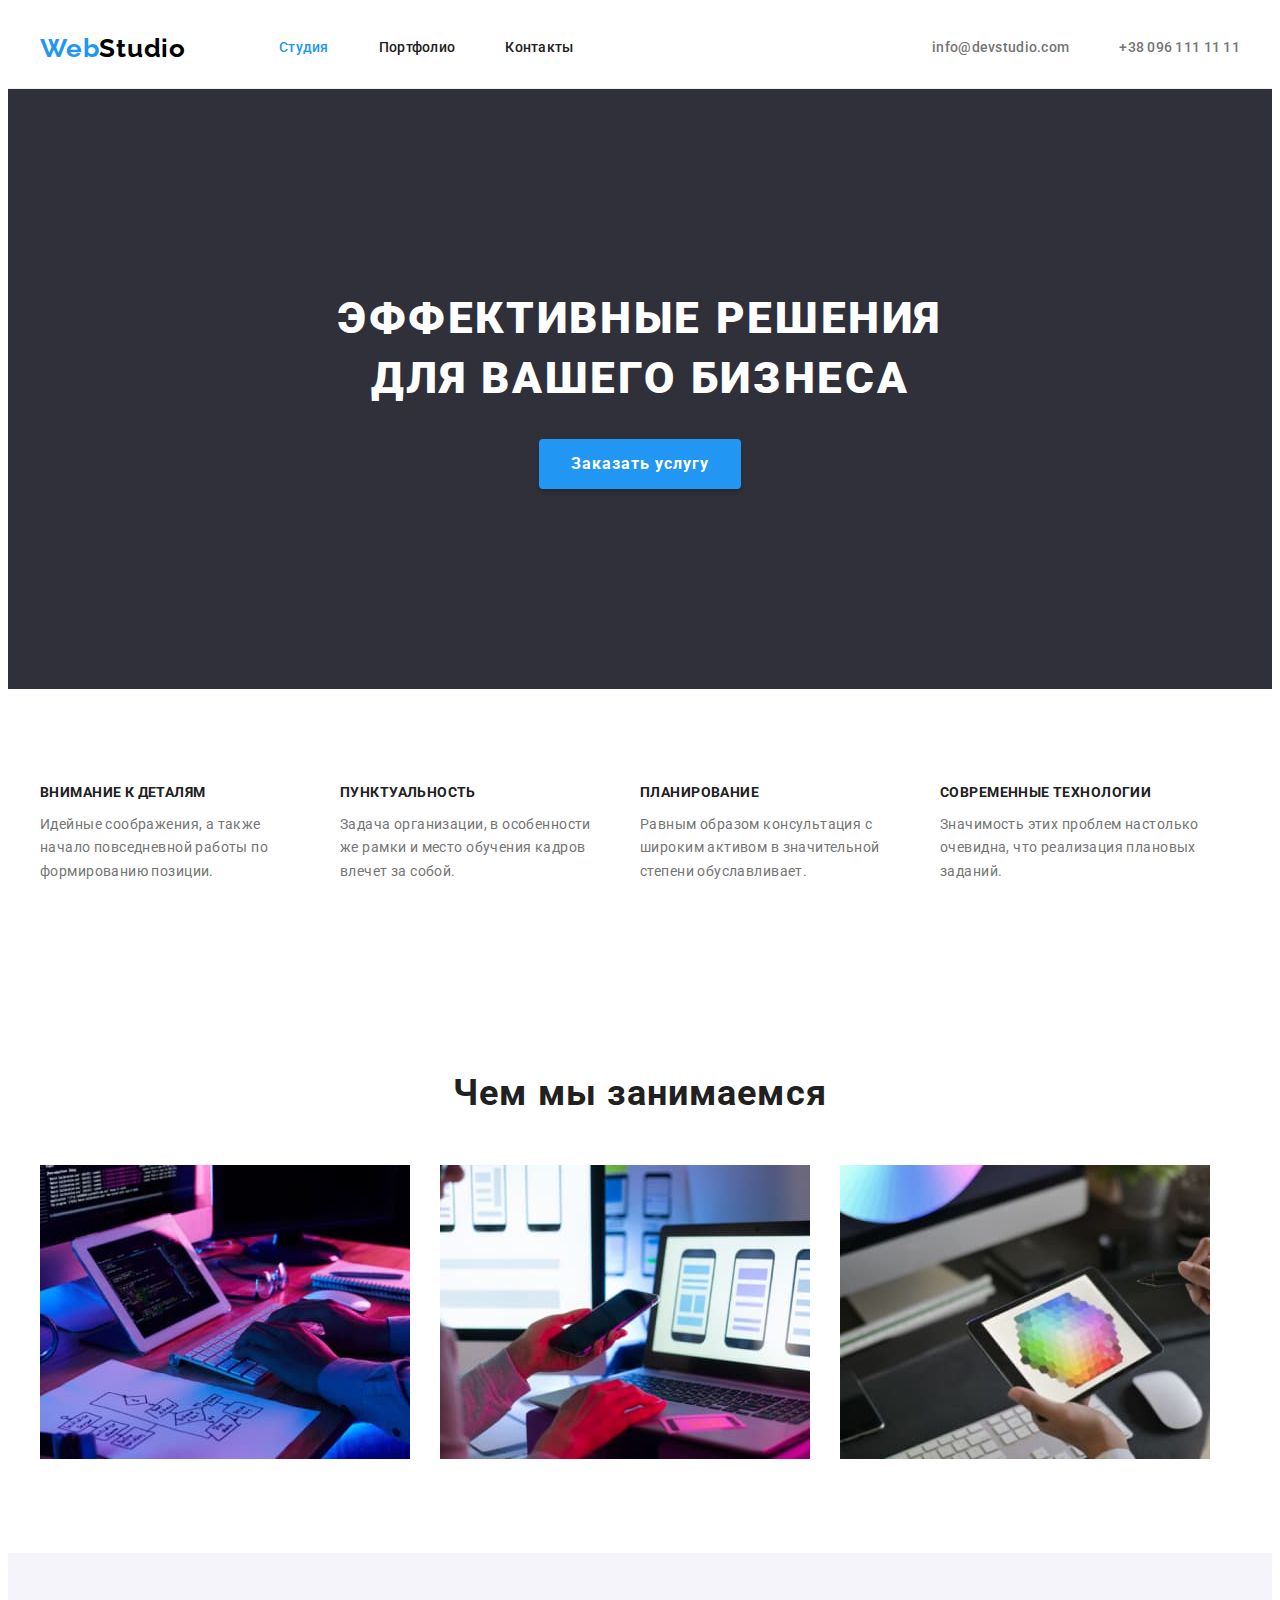
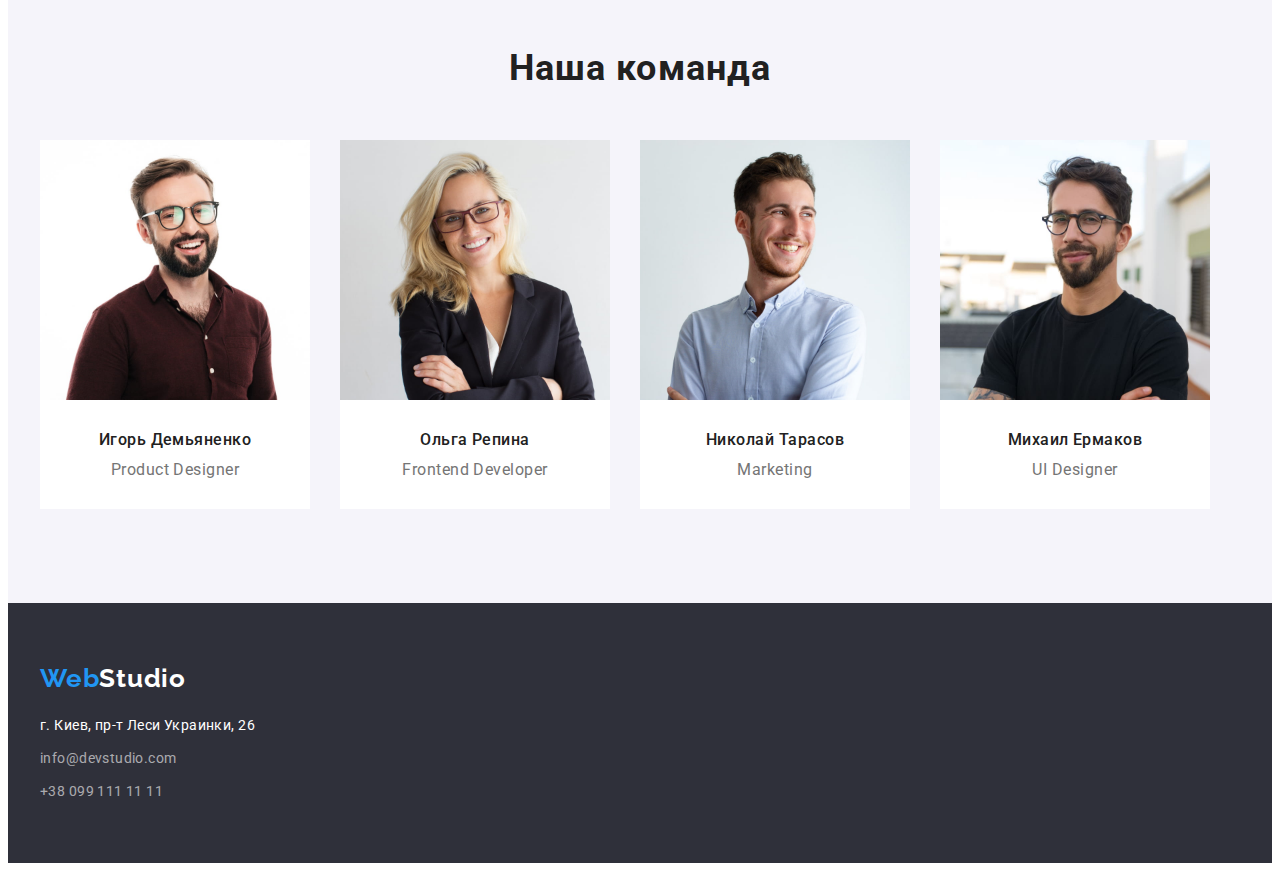
<file: index.html>
<!DOCTYPE html>
<html lang="ru">
  <head>
    <meta charset="UTF-8" />
    <meta http-equiv="X-UA-Compatible" content="IE=edge" />
    <meta name="viewport" content="width=device-width, initial-scale=1.0" />
    <title>WebStudio</title>
    <link rel="preconnect" href="https://fonts.googleapis.com" />
    <link rel="preconnect" href="https://fonts.gstatic.com" crossorigin />
    <link
      href="https://fonts.googleapis.com/css2?family=Raleway:wght@700&family=Roboto:wght@400;500;700;900&display=swap"
      rel="stylesheet"
    />
    <link
      rel="stylesheet"
      href="https://cdnjs.cloudflare.com/ajax/libs/modern-normalize/1.1.0/modern-normalize.min.css"
      integrity="sha512-wpPYUAdjBVSE4KJnH1VR1HeZfpl1ub8YT/NKx4PuQ5NmX2tKuGu6U/JRp5y+Y8XG2tV+wKQpNHVUX03MfMFn9Q=="
      crossorigin="anonymous"
      referrerpolicy="no-referrer"
    />
    <link rel="stylesheet" href="./css/styles.css" />
  </head>
  <body>
    <!-- Header section -->
    <header class="header">
      <div class="container main-nav">
        <a class="logo" href="./index.html">Web<span class="logo-studio">Studio</span></a>
        <nav class="header-nav">
          <ul class="header-list">
            <li class="header-item">
              <a class="header-link-active" href="./index.html">Студия</a>
            </li>
            <li class="header-item">
              <a class="header-link" href="./portfolio.html">Портфолио</a>
            </li>
            <li class="header-item">
              <a class="header-link" href="#">Контакты</a>
            </li>
          </ul>
        </nav>
        <ul class="contacts-list">
          <li class="contacts-item">
            <a class="contacts-mail" href="mailto:info@devstudio.com">info@devstudio.com</a>
          </li>
          <li class="contacts-item">
            <a class="contacts-phone" href="tel:+380961111111">+38 096 111 11 11</a>
          </li>
        </ul>
      </div>
    </header>
    <!-- Main section -->
    <main>
      <!-- Hero section -->
      <section class="hero">
        <div class="container">
          <h1 class="main-title">Эффективные решения для вашего бизнеса</h1>
          <button class="hero-btn" type="button">Заказать услугу</button>
        </div>
      </section>
      <!-- Features section -->
      <section class="features">
        <div class="container">
          <h2 class="visually-hidden">Особенности</h2>
          <ul class="features-list">
            <li class="features-item">
              <h3 class="features-subtitle">Внимание к деталям</h3>
              <p class="features-desc">
                Идейные соображения, а также начало повседневной работы по формированию позиции.
              </p>
            </li>
            <li class="features-item">
              <h3 class="features-subtitle">Пунктуальность</h3>
              <p class="features-desc">
                Задача организации, в особенности же рамки и место обучения кадров влечет за собой.
              </p>
            </li>
            <li class="features-item">
              <h3 class="features-subtitle">Планирование</h3>
              <p class="features-desc">
                Равным образом консультация с широким активом в значительной степени обуславливает.
              </p>
            </li>
            <li class="features-item">
              <h3 class="features-subtitle">Современные технологии</h3>
              <p class="features-desc">
                Значимость этих проблем настолько очевидна, что реализация плановых заданий.
              </p>
            </li>
          </ul>
        </div>
      </section>
      <!-- About section -->
      <section class="about">
        <div class="container">
          <h2 class="about-title">Чем мы занимаемся</h2>
          <ul class="about-list">
            <li class="about-item">
              <img
                class="about-img"
                src="./images/main/img.jpg"
                alt="Программирование"
                width="370"
                height="294"
              />
            </li>
            <li class="about-item">
              <img
                class="about-img"
                src="./images/main/box2.jpg"
                alt="Макетирование"
                width="370"
                height="294"
              />
            </li>
            <li class="about-item">
              <img
                class="about-img"
                src="./images/main/box3.jpg"
                alt="Цветовая гамма"
                width="370"
                height="294"
              />
            </li>
          </ul>
        </div>
      </section>
      <!-- Team section -->
      <section class="team">
        <div class="container">
          <h2 class="team-title">Наша команда</h2>
          <ul class="team-list">
            <li class="team-item">
              <img
                class="team-img"
                src="./images/main/img4.jpg"
                alt="Игорь Демьяненко"
                width="270"
                height="260"
              />
              <div class="team-text">
                <h3 class="team-subtitle">Игорь Демьяненко</h3>
                <p class="team-desc">Product Designer</p>
              </div>
            </li>
            <li class="team-item">
              <img
                class="team-img"
                src="./images/main/img1.jpg"
                alt="Ольга Репина"
                width="270"
                height="260"
              />
              <div class="team-text">
                <h3 class="team-subtitle">Ольга Репина</h3>
                <p class="team-desc">Frontend Developer</p>
              </div>
            </li>
            <li class="team-item">
              <img
                class="team-img"
                src="./images/main/img2.jpg"
                alt="Николай Тарасов"
                width="270"
                height="260"
              />
              <div class="team-text">
                <h3 class="team-subtitle">Николай Тарасов</h3>
                <p class="team-desc">Marketing</p>
              </div>
            </li>
            <li class="team-item">
              <img
                class="team-img"
                src="./images/main/img3.jpg"
                alt="Михаил Ермаков"
                width="270"
                height="260"
              />
              <div class="team-text">
                <h3 class="team-subtitle">Михаил Ермаков</h3>
                <p class="team-desc">UI Designer</p>
              </div>
            </li>
          </ul>
        </div>
      </section>
    </main>
    <!-- Footer section -->
    <footer class="footer">
      <div class="container">
        <a class="footer-logo" href="./index.html"
          >Web<span class="footer-logo-studio">Studio</span></a
        >
        <address class="footer-address">
          <ul class="footer-list">
            <li class="footer-item">
              <a
                class="footer-map"
                href="https://goo.gl/maps/7ycRSMkdSKVbWAqV6"
                target="_blank"
                rel="noopener noreferrer"
                >г. Киев, пр-т Леси Украинки, 26
              </a>
            </li>
            <li class="footer-item">
              <a class="footer-mail" href="mailto:info@devstudio.com">info@devstudio.com</a>
            </li>
            <li class="footer-item">
              <a class="footer-phone" href="tel:+380991111111">+38 099 111 11 11</a>
            </li>
          </ul>
        </address>
      </div>
    </footer>
  </body>
</html>
</file>
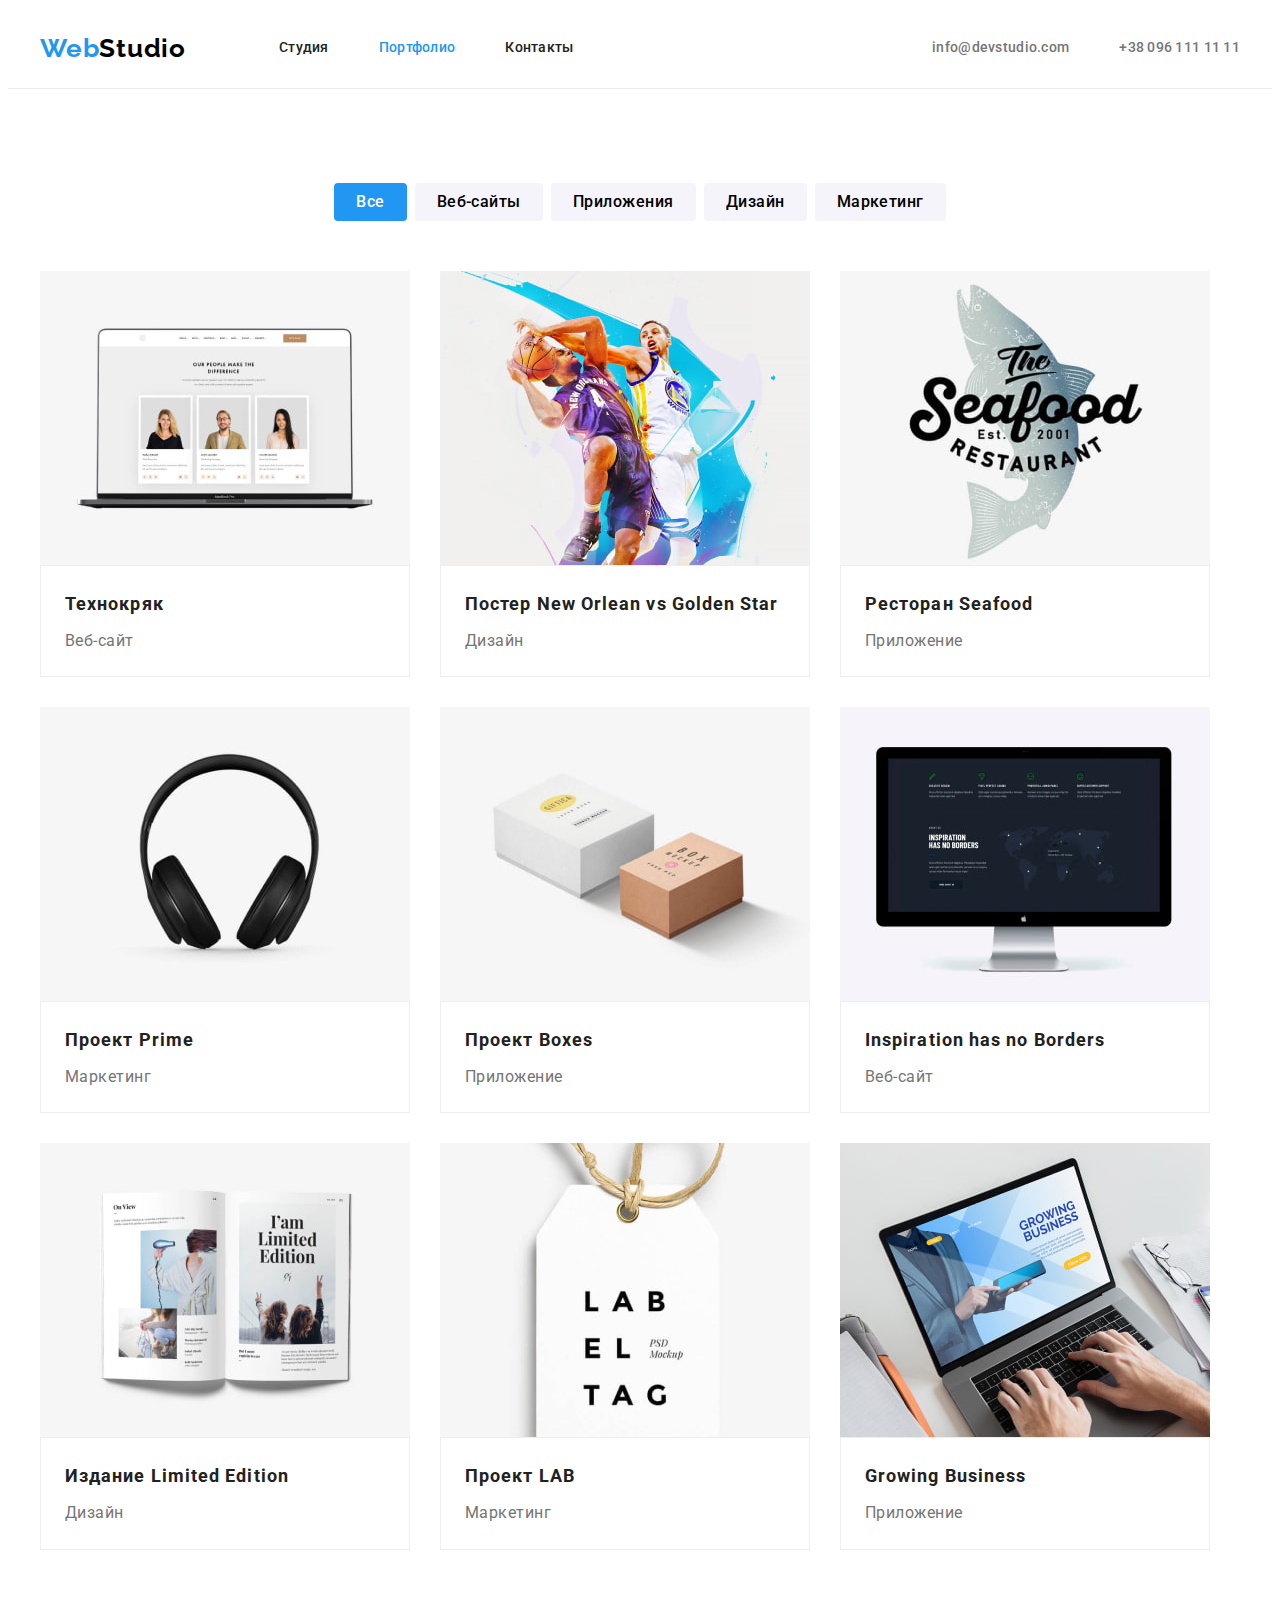
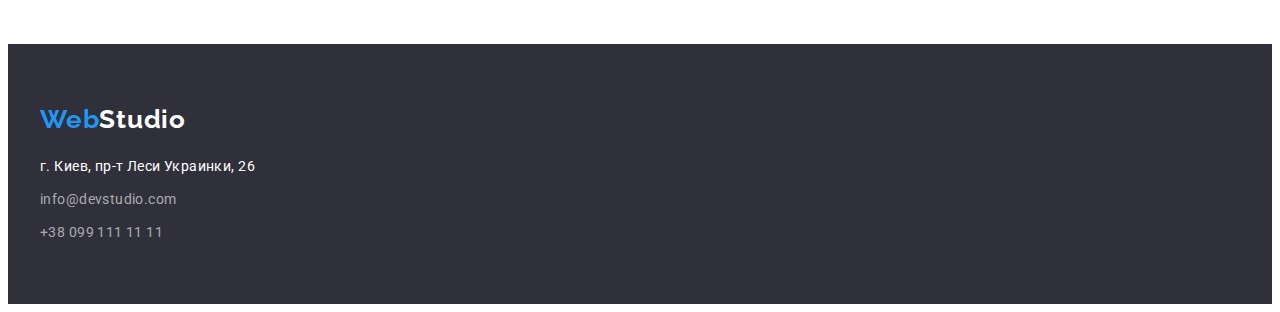
<file: portfolio.html>
<!DOCTYPE html>
<html lang="ru">
  <head>
    <meta charset="UTF-8" />
    <meta http-equiv="X-UA-Compatible" content="IE=edge" />
    <meta name="viewport" content="width=device-width, initial-scale=1.0" />
    <title>WebStudio</title>
    <link rel="preconnect" href="https://fonts.googleapis.com" />
    <link rel="preconnect" href="https://fonts.gstatic.com" crossorigin />
    <link
      href="https://fonts.googleapis.com/css2?family=Raleway:wght@700&family=Roboto:wght@400;500;700;900&display=swap"
      rel="stylesheet"
    />
    <link
      rel="stylesheet"
      href="https://cdnjs.cloudflare.com/ajax/libs/modern-normalize/1.1.0/modern-normalize.min.css"
      integrity="sha512-wpPYUAdjBVSE4KJnH1VR1HeZfpl1ub8YT/NKx4PuQ5NmX2tKuGu6U/JRp5y+Y8XG2tV+wKQpNHVUX03MfMFn9Q=="
      crossorigin="anonymous"
      referrerpolicy="no-referrer"
    />
    <link rel="stylesheet" href="./css/styles.css" />
  </head>
  <body>
    <!-- Header section -->
    <header class="header">
      <div class="container main-nav">
        <a class="logo" href="./index.html">Web<span class="logo-studio">Studio</span></a>
        <nav class="header-nav">
          <ul class="header-list">
            <li class="header-item">
              <a class="header-link" href="./index.html">Студия</a>
            </li>
            <li class="header-item">
              <a class="header-link-active" href="./portfolio.html">Портфолио</a>
            </li>
            <li class="header-item">
              <a class="header-link" href="#">Контакты</a>
            </li>
          </ul>
        </nav>
        <ul class="contacts-list">
          <li class="contacts-item">
            <a class="contacts-mail" href="mailto:info@devstudio.com">info@devstudio.com</a>
          </li>
          <li class="contacts-item">
            <a class="contacts-phone" href="tel:+380961111111">+38 096 111 11 11</a>
          </li>
        </ul>
      </div>
    </header>
    <!-- Portfolio section -->
    <main class="main-portfolio">
      <h1 class="visually-hidden">Портфолио</h1>
      <!-- Filters section -->
      <section class="filter">
        <div class="container">
          <ul class="filter-list">
            <li>
              <button class="btn-active" type="button">Все</button>
            </li>
            <li>
              <button class="btn" type="button">Веб-сайты</button>
            </li>
            <li>
              <button class="btn" type="button">Приложения</button>
            </li>
            <li>
              <button class="btn" type="button">Дизайн</button>
            </li>
            <li>
              <button class="btn" type="button">Маркетинг</button>
            </li>
          </ul>

          <!-- Project section -->

          <ul class="project-list">
            <li class="project-item">
              <img
                class="project-img"
                src="./images/main/project1.jpg"
                alt="Ноутбук"
                width="370"
                height="294"
              />
              <div class="project-text">
                <h2 class="project-subtitle">Технокряк</h2>
                <p class="project-desc">Веб-сайт</p>
              </div>
            </li>
            <li class="project-item">
              <img
                class="project-img"
                src="./images/main/project2.jpg"
                alt="Постер"
                width="370"
                height="294"
              />
              <div class="project-text">
                <h2 class="project-subtitle">Постер New Orlean vs Golden Star</h2>
                <p class="project-desc">Дизайн</p>
              </div>
            </li>
            <li class="project-item">
              <img
                class="project-img"
                src="./images/main/project3.jpg"
                alt="Рыба"
                width="370"
                height="294"
              />
              <div class="project-text">
                <h2 class="project-subtitle">Ресторан Seafood</h2>
                <p class="project-desc">Приложение</p>
              </div>
            </li>
            <li class="project-item">
              <img
                class="project-img"
                src="./images/main/project4.jpg"
                alt="Наушники"
                width="370"
                height="294"
              />
              <div class="project-text">
                <h2 class="project-subtitle">Проект Prime</h2>
                <p class="project-desc">Маркетинг</p>
              </div>
            </li>
            <li class="project-item">
              <img
                class="project-img"
                src="./images/main/project5.jpg"
                alt="Коробки"
                width="370"
                height="294"
              />
              <div class="project-text">
                <h2 class="project-subtitle">Проект Boxes</h2>
                <p class="project-desc">Приложение</p>
              </div>
            </li>
            <li class="project-item">
              <img
                class="project-img"
                src="./images/main/project6.jpg"
                alt="Монитор"
                width="370"
                height="294"
              />
              <div class="project-text">
                <h2 class="project-subtitle">Inspiration has no Borders</h2>
                <p class="project-desc">Веб-сайт</p>
              </div>
            </li>
            <li class="project-item">
              <img
                class="project-img"
                src="./images/main/project7.jpg"
                alt="Книга"
                width="370"
                height="294"
              />
              <div class="project-text">
                <h2 class="project-subtitle">Издание Limited Edition</h2>
                <p class="project-desc">Дизайн</p>
              </div>
            </li>
            <li class="project-item">
              <img
                class="project-img"
                src="./images/main/project8.jpg"
                alt="Лейба"
                width="370"
                height="294"
              />
              <div class="project-text">
                <h2 class="project-subtitle">Проект LAB</h2>
                <p class="project-desc">Маркетинг</p>
              </div>
            </li>
            <li class="project-item">
              <img
                class="project-img"
                src="./images/main/project9.jpg"
                alt="Ноутбук на рабочем столе"
                width="370"
                height="294"
              />
              <div class="project-text">
                <h2 class="project-subtitle">Growing Business</h2>
                <p class="project-desc">Приложение</p>
              </div>
            </li>
          </ul>
        </div>
      </section>
    </main>
    <!-- Footer section -->
    <footer class="footer">
      <div class="container">
        <a class="footer-logo" href="./index.html"
          >Web<span class="footer-logo-studio">Studio</span></a
        >
        <address class="footer-address">
          <ul class="footer-list">
            <li class="footer-item">
              <a
                class="footer-map"
                href="https://goo.gl/maps/7ycRSMkdSKVbWAqV6"
                target="_blank"
                rel="noopener noreferrer"
                >г. Киев, пр-т Леси Украинки, 26
              </a>
            </li>
            <li class="footer-item">
              <a class="footer-mail" href="mailto:info@devstudio.com">info@devstudio.com</a>
            </li>
            <li class="footer-item">
              <a class="footer-phone" href="tel:+380991111111">+38 099 111 11 11</a>
            </li>
          </ul>
        </address>
      </div>
    </footer>
  </body>
</html>
</file>
<file: css/styles.css>
:root {
  /* fonts */
  --main-font: 'Roboto', sans-serif;
  --secondary-font: 'Raleway', sans-serif;
  /* Header section */
  /* Text colors */
  --main-txt-cl: #212121;
  --header-contacts-txt-cl: #757575;
  --header-hover-focus-cl: #2196f3;
  --header-logo-txt-cl: #2196f3;
  --header-logo-studio-txt-cl: black;
  /* background colors */
  --header-bg-cl: #ffffff;
  /* Main section */
  /* Hero section */
  /* Hero Text colors */
  --hero-txt-cl: #ffffff;
  --hero-btn-txt-cl: #ffffff;
  /* bg colors */
  --hero-btn-bg-cl: #2196f3;
  --hero-hover-focus-btn-bg-cl: #188ce8;
  --hero-bg-cl: #2f303a;
  /* Features section */
  /* Features Text colors */
  --features-txt-cl: #757575;
  /* About section */
  /* Team section */
  /* Team Text colors */
  --team-txt-cl: #757575;
  /* Team background colors */
  --team-bg-cl: #f5f4fa;
  /* footerion */
  /* Text colors */
  --footer-logo-txt-cl: #2196f3;
  --footer-logo-studio-txt-cl: #ffffff;
  --footer-map-txt-cl: #ffffff;
  --footer-mail-phone-txt-cl: rgba(255, 255, 255, 0.6);
  /* portfolio */
  --portfolio-btn-bg-cl: #f5f4fa;
  --portfolio-btn-txt-hover-focus-cl: #ffffff;
  --portfolio-btn-bg-hover-focus-cl: #2196f3;
  /* Project section */
  --project-txt-cl: #757575;
}

body {
  font-family: var(--main-font);
  color: var(--main-txt-cl);
  background-color: var(--header-bg-cl);
  font-size: 14px;
  letter-spacing: 0.03em;
}

h1,
h2,
h3,
h4,
h5,
h6,
p {
  margin: 0;
}

ul {
  list-style: none;
  padding: 0;
  margin: 0;
}

img {
  display: block;
  max-width: 100%;
  height: auto;
}

address {
  font-style: normal;
}

section {
  padding-top: 94px;
  padding-bottom: 94px;
}

.list {
  list-style: none;
  padding-left: 0;
  margin: 0;
}

.link {
  text-decoration: none;
  color: inherits;
}

.visually-hidden {
  position: absolute;
  width: 1px;
  height: 1px;
  margin: -1px;
  border: 0;
  padding: 0;

  white-space: nowrap;
  clip-path: inset(100%);
  clip: rect(0 0 0 0);
  overflow: hidden;
}

/* Header section */
.header {
  border-bottom: 1px solid #ececec;
}

.header-nav {
  margin-left: 93px;
}

.main-nav {
  display: flex;
  align-items: center;
}

.container {
  width: 1200px;
  margin: 0 auto;
  padding: 0 15px;

  /* outline: 1px dashed red; */
}

.header-list {
  display: flex;
}

.logo {
  font-family: var(--secondary-font);
  text-decoration: none;
  font-weight: 700;
  font-size: 26px;
  line-height: 1.19;
  letter-spacing: 0.03em;
  color: var(--header-logo-txt-cl);

  /* outline: 1px dashed red; */
}
.logo-studio {
  color: var(--header-logo-studio-txt-cl);
}

.header-item {
  /* margin-right: 50px; */

  /* outline: 1px dashed red; */
}

.header-item:not(:last-child) {
  margin-right: 50px;
}

.header-link {
  display: block;
  padding-top: 32px;
  padding-bottom: 32px;

  text-decoration: none;
  font-weight: 500;
  font-size: 14px;
  line-height: 1.14;
  letter-spacing: 0.02em;
  color: var(--main-txt-cl);
}
.header-link-active {
  display: block;
  padding-top: 32px;
  padding-bottom: 32px;

  text-decoration: none;
  font-weight: 500;
  font-size: 14px;
  line-height: 1.14;
  letter-spacing: 0.02em;
  color: var(--header-hover-focus-cl);
}
.header-link-active {
  display: block;
  padding-top: 32px;
  padding-bottom: 32px;

  text-decoration: none;
  font-weight: 500;
  font-size: 14px;
  line-height: 1.14;
  letter-spacing: 0.02em;
  color: var(--header-hover-focus-cl);
}

.contacts-list {
  display: flex;
  margin-left: auto;
}

.contacts-list .contacts-item + .contacts-item {
  margin-left: 50px;
}

.contacts-mail,
.contacts-phone {
  display: block;
  padding-top: 32px;
  padding-bottom: 32px;

  text-decoration: none;
  font-weight: 500;
  font-size: 14px;
  line-height: 1.14;
  letter-spacing: 0.02em;
  color: var(--header-contacts-txt-cl);
}

.footer-map:focus,
.footer-map:hover,
.footer-mail:focus,
.footer-mail:hover,
.footer-phone:focus,
.footer-phone:hover,
.header-link:focus,
.header-link:hover,
.contacts-mail:focus,
.contacts-mail:hover,
.contacts-phone:focus,
.contacts-phone:hover {
  color: var(--header-hover-focus-cl);
}
/* Main section */
/* Hero section */
.hero {
  background: var(--hero-bg-cl);
  padding-top: 200px;
  padding-bottom: 200px;
}
.main-title {
  margin-left: auto;
  margin-right: auto;
  margin-bottom: 30px;
  width: 696px;
  font-weight: 900;
  font-size: 44px;
  line-height: 1.36;
  text-align: center;
  letter-spacing: 0.06em;
  text-transform: uppercase;
  color: var(--hero-txt-cl);
}
.hero-btn {
  margin: 0 auto;
  padding: 10px 32px;
  font-family: var(--main-font);
  cursor: pointer;
  background: var(--hero-btn-bg-cl);
  box-shadow: 0px 4px 4px rgba(0, 0, 0, 0.15);
  border-radius: 4px;

  font-weight: 700;
  font-size: 16px;
  line-height: 1.9;
  border: none;
  display: flex;
  align-items: center;
  text-align: center;
  letter-spacing: 0.06em;
  color: var(--hero-btn-txt-cl);
}
.hero-btn:focus,
.hero-btn:hover {
  background: var(--hero-hover-focus-btn-bg-cl);
}
/* Features section */

.features {
  padding-top: 94px;
}

.features-list {
  list-style: none;
  display: flex;

  gap: 30px;
  /* flex-wrap: wrap; для перемещение на другуюсраку  */
}

.features-item {
  width: 270px;
}

.features-subtitle {
  font-weight: 700;
  font-size: 14px;
  line-height: 1.4;
  letter-spacing: 0.03em;
  text-transform: uppercase;
}
.features-desc {
  margin-top: 10px;
  font-size: 14px;
  line-height: 1.7;
  letter-spacing: 0.03em;
  color: var(--features-txt-cl);
}
/* About section */

.about-list {
  margin-top: 50px;
  list-style: none;
  display: flex;
  gap: 30px;
}
.about-title {
  font-weight: 700;
  font-size: 36px;
  line-height: 1.2;
  text-align: center;
  letter-spacing: 0.03em;
}

.about-item {
  width: 370px;
}

/* Team section */
.team {
  background: var(--team-bg-cl);
}
.team-title {
  font-weight: 700;
  font-size: 36px;
  line-height: 1.2;
  text-align: center;
  letter-spacing: 0.03em;
}
.team-list {
  margin-top: 50px;

  list-style: none;
  display: flex;
  gap: 30px;
}

.team-item {
  width: 270px;
  background: #ffffff;
}

.team-text {
  padding-top: 30px;
  padding-bottom: 30px;
}

.team-subtitle {
  margin-bottom: 10px;

  font-weight: 500;
  font-size: 16px;
  line-height: 1.2;
  text-align: center;
  letter-spacing: 0.03em;
}
.team-desc {
  font-size: 16px;
  line-height: 1.2;
  text-align: center;
  letter-spacing: 0.03em;
  color: var(--team-txt-cl);
}

/* Footer section */
.footer {
  background: #2f303a;
  padding-top: 60px;
  padding-bottom: 60px;
}
.footer-list {
  list-style: none;
}
.footer-logo {
  font-family: var(--secondary-font);
  text-decoration: none;
  font-weight: 700;
  font-size: 26px;
  line-height: 1.2;
  letter-spacing: 0.03em;
  color: var(--footer-logo-txt-cl);
}
.footer-logo-studio {
  color: var(--footer-logo-studio-txt-cl);
}
.footer-address {
  margin-top: 20px;
}
.footer-map {
  text-decoration: none;
  font-style: normal;
  font-weight: 400;
  font-size: 14px;
  line-height: 1.7;
  letter-spacing: 0.03em;
  color: var(--footer-map-txt-cl);
}

.footer-item:not(:first-child) {
  margin-top: 9px;
}

.footer-mail,
.footer-phone {
  text-decoration: none;
  font-style: normal;
  font-weight: 400;
  font-size: 14px;
  line-height: 1.7;
  letter-spacing: 0.03em;
  color: var(--footer-mail-phone-txt-cl);
}

/* portfolio */
.filter {
  padding-top: 94px;
  padding-bottom: 94px;
}

.filter-list {
  justify-content: center;

  list-style: none;
  display: flex;
  gap: 8px;
}

.btn-active {
  padding: 6px 22px;
  font-family: var(--main-font);
  cursor: pointer;
  background: var(--portfolio-btn-bg-hover-focus-cl);
  border-radius: 4px;
  border: none;

  font-weight: 500;
  font-size: 16px;
  line-height: 1.6;
  text-align: center;
  letter-spacing: 0.03em;
  color: var(--portfolio-btn-txt-hover-focus-cl);
}
.btn {
  padding: 6px 22px;
  font-family: var(--main-font);
  cursor: pointer;
  background: var(--portfolio-btn-bg-cl);
  border-radius: 4px;
  border: none;

  font-weight: 500;
  font-size: 16px;
  line-height: 1.6;
  text-align: center;
  letter-spacing: 0.03em;
}
.btn:focus,
.btn:hover {
  background: var(--portfolio-btn-bg-hover-focus-cl);
  color: var(--portfolio-btn-txt-hover-focus-cl);
}

/* Project section */
.project-list {
  margin-top: 50px;

  list-style: none;
  display: flex;
  flex-wrap: wrap;
  gap: 30px;
}

.project-item {
  width: 370px;
}

.project-text {
  border: 1px solid #eeeeee;
  padding: 20px 24px;
}

.project-subtitle {
  font-weight: 700;
  font-size: 18px;
  line-height: 2;
  letter-spacing: 0.06em;
}
.project-desc {
  margin-top: 4px;
  font-size: 16px;
  line-height: 1.9;
  letter-spacing: 0.03em;
  color: var(--project-txt-cl);
}
</file>
